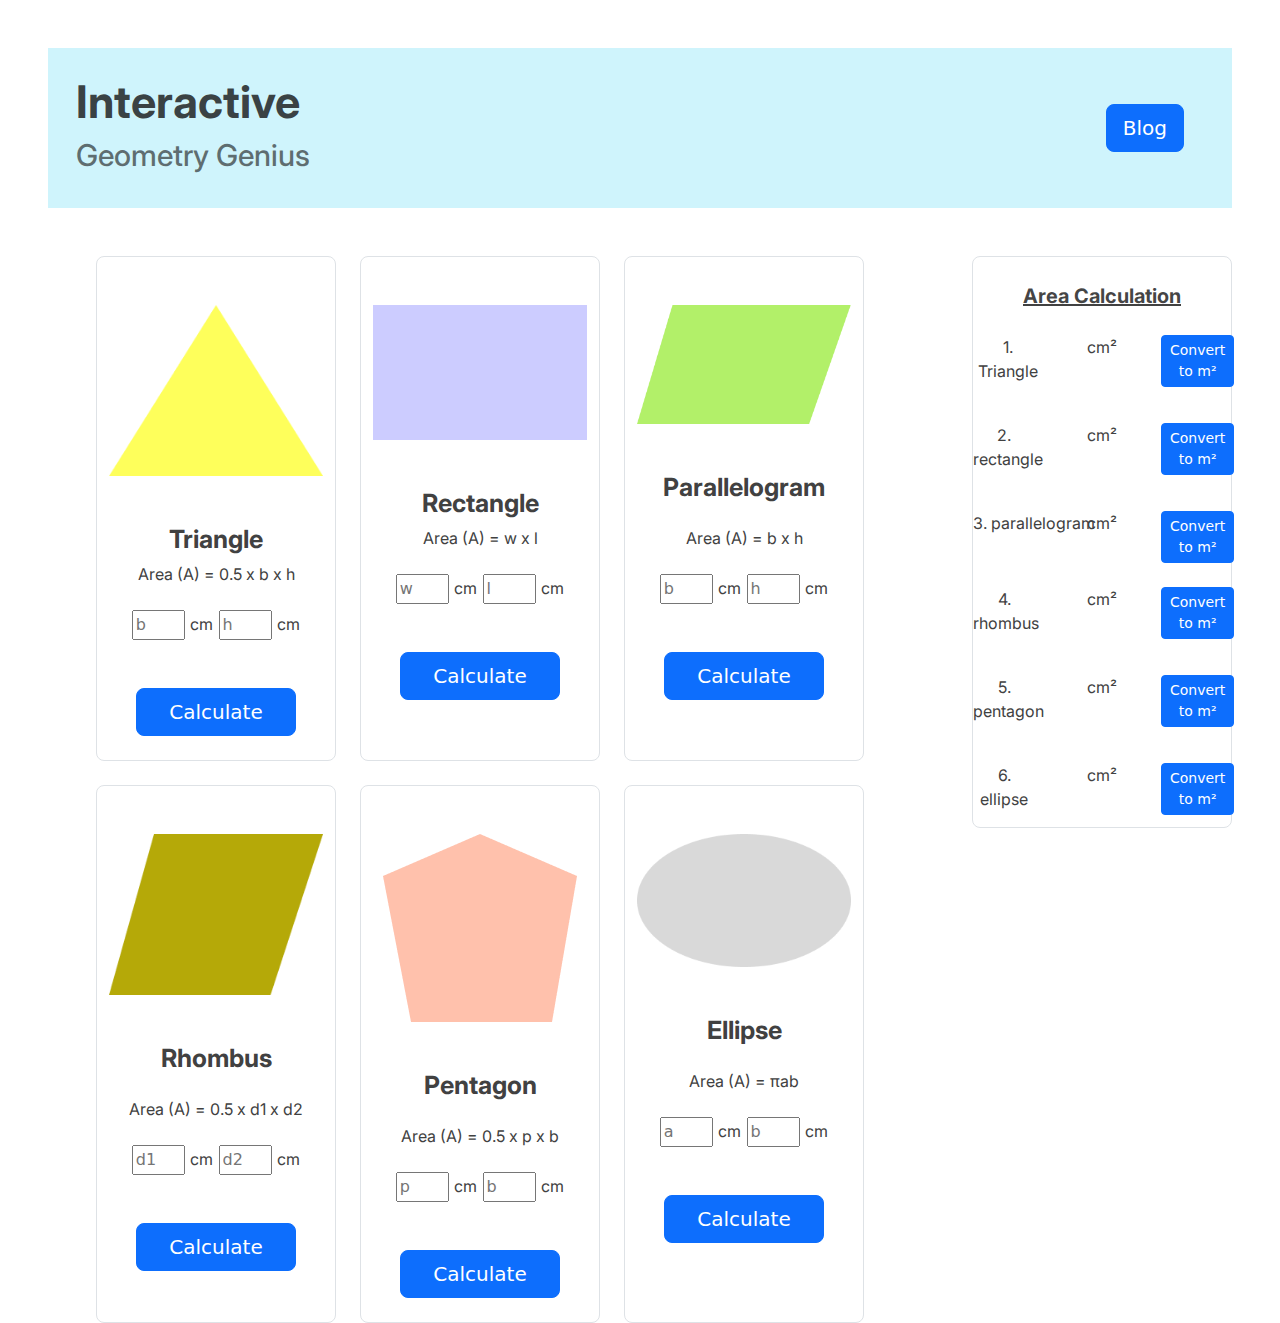
<file: index.html>
<!DOCTYPE html>
<html lang="en">

<head>
    <meta charset="UTF-8">
    <meta http-equiv="X-UA-Compatible" content="IE=edge">
    <meta name="viewport" content="width=device-width, initial-scale=1.0">
    <title>Document</title>
    <link rel="stylesheet" href="/style/style.css">
    <link rel="stylesheet" href="bootstrap/css/bootstrap.min.css">
    <link href="https://fonts.googleapis.com/css2?family=Inter:wght@700&display=swap" rel="stylesheet">

</head>

<body>
    <header class="p-5">
        <!-- >>>>>>>>>>>> NAV BAR <<<<<<<<<<< -->
        <nav class="navbar navbar-expand-lg bg-danger bg-info-subtle bg-opacity-10">
            <div class="container-fluid">
                <div class="p-3">
                    <h1 class="custom-font">Interactive</h1>
                    <h3 class="custom-font-2">Geometry Genius</h3>
                </div>
            </div>
            <a href="blog.html">
                <button class="btn btn-primary btn-lg custom-font-3 m-5">
                Blog
                </button></a>
        </nav>
    </header>
    <main>

        <section class="container-fluid mx-auto ">
            <div class="row ">

                <!-- This is Cards Section -->
                <div class="col-md-9 col-lg-9">
                    <div class="row  gap-4 justify-content-center text-center">

                        <!-- This is Triangle Section-->
                        <div class="col-12 col-md-6 col-lg-3  border    rounded-3" id="bg-content-1">
                            <img class="pt-5 img-fluid" src="images/triangle.png" alt="">
                            <h2 class="pt-5 custom-font-4">Triangle</h2>
                            <p class="custom-font-5">Area (A) = 0.5 x <span id="show-triangle-b">b</span> x <span id="show-triangle-h">h</span></p>
                            <div class="mt-4 mb-4">
                                <input class="w-25" type="text" placeholder="b" id="triangle-b">
                                <span class="custom-font-5">cm</span>
                                <input class="w-25" type="text" placeholder="h" id="triangle-h">
                                <span class="custom-font-5">cm</span> </div>
                            <button type="button" id="triangle-btn" class="btn btn-primary btn-lg my-4 w-75 ">Calculate</button>
                        </div>

                        <!-- This is Rectangle Section-->
                        <div class="col-12 col-md-6 col-lg-3  border    rounded-3 " id="bg-content-2">
                            <img class="pt-5 img-fluid" src="images/rectangle.png" alt="">
                            <h2 class="pt-5 custom-font-4">Rectangle</h2>
                            <p class="custom-font-5">Area (A) = <span id="show-rectangle-w">w</span> x <span id="show-rectangle-l">l</span></p>
                            <div class="mt-4 mb-4"> <input class="w-25" type="text" placeholder="w" id="rectangle-w"> <span class="custom-font-5">cm</span>
                                <input class="w-25" type="text" placeholder="l" id="rectangle-l"> <span class="custom-font-5">cm</span> </div>
                            <button type="button" class="btn btn-primary btn-lg my-4 w-75" id="rectangle-btn">Calculate</button>
                        </div>

                        <!-- This is Parallelogram Section-->
                        <div class="col-12 col-md-6 col-lg-3  border    rounded-3" id="bg-content-3">
                            <img class="pt-5 img-fluid" src="images/parallelogram.png" alt="">
                            <h2 class="pt-5 custom-font-4">Parallelogram</h2>
                            <p class="custom-font-5 my-4">Area (A) =
                                <span id="show-parallelogram-b">b</span> x <span id="show-parallelogram-h">h</span> </p>
                            <!-- <p class="custom-font-6">b=10cm, h=12cm</p> -->
                            <div class="mt-4 mb-4"> <input class="w-25" type="text" placeholder="b" id="parallelogram-b"> <span class="custom-font-5">cm</span>
                                <input class="w-25" type="text" placeholder="h" id="parallelogram-h"> <span class="custom-font-5">cm</span> </div>
                            <button type="button" class="btn btn-primary btn-lg my-4 w-75" id="parallelogram-btn">Calculate</button>
                        </div>

                        <!-- This is Rhombus Section-->
                        <div class="col-12 col-md-6 col-lg-3  border    rounded-3" id="bg-content-4">
                            <img class="pt-5 img-fluid" src="images/rhombus.png" alt="">
                            <h2 class="pt-5 custom-font-4">Rhombus</h2>
                            <p class="custom-font-5 my-4">Area (A) = 0.5 x <span id="show-rhombus-d1">d1</span> x <span id="show-rhombus-d2">d2</span></p>
                            <!-- <p>d1<span class="custom-font-6"> = 16cm</span> <span class="ps-2"> d2<span class="custom-font-6"> = 8cm</span></p>
                            </span> -->
                            <div class="mt-4 mb-4"> <input class="w-25" type="text" placeholder="d1" id="rhombus-d1"> <span class="custom-font-5">cm</span>
                                <input class="w-25" type="text" placeholder="d2" id="rhombus-d2"> <span class="custom-font-5">cm</span> </div>
                            <button type="button" class="btn btn-primary btn-lg my-4 w-75" id="rhombus-btn">Calculate</button>
                        </div>

                        <!-- This is Pentagon Section-->
                        <div class="col-12 col-md-6 col-lg-3  border    rounded-3" id="bg-content-5">
                            <img class="pt-5 img-fluid" src="images/pentagon.png" alt="">
                            <h2 class="pt-5 custom-font-4">Pentagon</h2>
                            <p class="custom-font-5 my-4">Area (A) = 0.5 x <span id="show-pentagon-p">p </span> x
                                <span id="show-pentagon-b">b</span> </p>
                            <!-- <p class="custom-font-6">p = 6cm, b = 10cm</p> -->
                            <div class="mt-4 mb-4"> <input class="w-25" type="text" placeholder="p" id="pentagon-p"> <span class="custom-font-5">cm</span>
                                <input class="w-25" type="text" placeholder="b" id="pentagon-b"> <span class="custom-font-5">cm</span> </div>
                            <button type="button" class="btn btn-primary btn-lg my-4 w-75" id="pentagon-btn">Calculate</button>
                        </div>

                        <!-- This is Ellipse Section-->
                        <div class="col-12 col-md-6 col-lg-3  border    rounded-3" id="bg-content-6">
                            <img class="pt-5 img-fluid" src="images/ellipse.png" alt="">
                            <h2 class="pt-5 custom-font-4">Ellipse</h2>
                            <p class="custom-font-5 my-4">Area (A) = π<span id="show-ellipse-a">a</span><span id="show-ellipse-b">b</span></p>
                            <!-- <p class="custom-font-6">a = 10cm, b = 4cm</p> -->
                            <div class="mt-4 mb-4"> <input class="w-25" type="text" placeholder="a" id="ellipse-a"> <span class="custom-font-5">cm</span>
                                <input class="w-25" type="text" placeholder="b" id="ellipse-b"> <span class="custom-font-5">cm</span> </div>
                            <button type="button" class="btn btn-primary btn-lg my-4 w-75" id="ellipse-btn">Calculate</button>
                        </div>


                    </div>
                </div>

                <!-- This is Result section -->
                <div class="col-md-3 col-lg-3 text-center pe-5">
                    <div class=" border rounded-3">
                        <p class="text-center custom-font-7 mt-4">Area Calculation</p>
                        <div class="row mt-4">
                            <div class="col-4">
                                <p class="custom-font-5">1. Triangle</p>
                            </div>
                            <div class="col-4">
                                <p class="custom-font-5"><span id="triangle-total"></span> cm²</p>
                            </div>
                            <div class="col-4">
                                <button class="btn btn-primary btn-sm">Convert to m²</button>
                            </div>
                        </div>
                        <div class="row mt-4">
                            <div class="col-4">
                                <p class="custom-font-5 pe-2">2. rectangle</p>
                            </div>
                            <div class="col-4">
                                <p class="custom-font-5"><span id="rectangle-total"></span> cm²</p>
                            </div>
                            <div class="col-4">
                                <button class="btn btn-primary btn-sm">Convert to m²</button>
                            </div>
                        </div>
                        <div class="row mt-4">
                            <div class="col-4">
                                <p class="custom-font-5 pe-2" style="white-space: nowrap;">3. parallelogram</p>
                            </div>
                            <div class="col-4">
                                <p class="custom-font-5"><span id="parallelogram-total"></span> cm²</p>
                            </div>
                            <div class="col-4">
                                <button class="btn btn-primary btn-sm">Convert to m²</button>
                            </div>
                        </div>
                        <div class="row mt-4">
                            <div class="col-4">
                                <p class="custom-font-5 pe-2">4. rhombus</p>
                            </div>
                            <div class="col-4">
                                <p class="custom-font-5"><span id="rhombus-total"></span> cm²</p>
                            </div>
                            <div class="col-4">
                                <button class="btn btn-primary btn-sm">Convert to m²</button>
                            </div>
                        </div>
                        <div class="row mt-4">
                            <div class="col-4">
                                <p class="custom-font-5 pe-2">5. pentagon</p>
                            </div>
                            <div class="col-4">
                                <p class="custom-font-5"><span id="pentagon-total"></span> cm²</p>
                            </div>
                            <div class="col-4">
                                <button class="btn btn-primary btn-sm">Convert to m²</button>
                            </div>
                        </div>
                        <div class="row mt-4">
                            <div class="col-4">
                                <p class="custom-font-5 pe-2">6. ellipse</p>
                            </div>
                            <div class="col-4">
                                <p class="custom-font-5"><span id="ellipse-total"></span> cm²</p>
                            </div>
                            <div class="col-4">
                                <button class="btn btn-primary btn-sm">Convert to m²</button>
                            </div>
                        </div>

                    </div>
                </div>
            </div>
            </div>
        </section>
    </main>
    <footer></footer>
    <script src="js/random.js"></script>
    <script src="js/app.js"></script>
    <script src="bootstrap/js/bootstrap.min.js"></script>
</body>

</html>
</file>
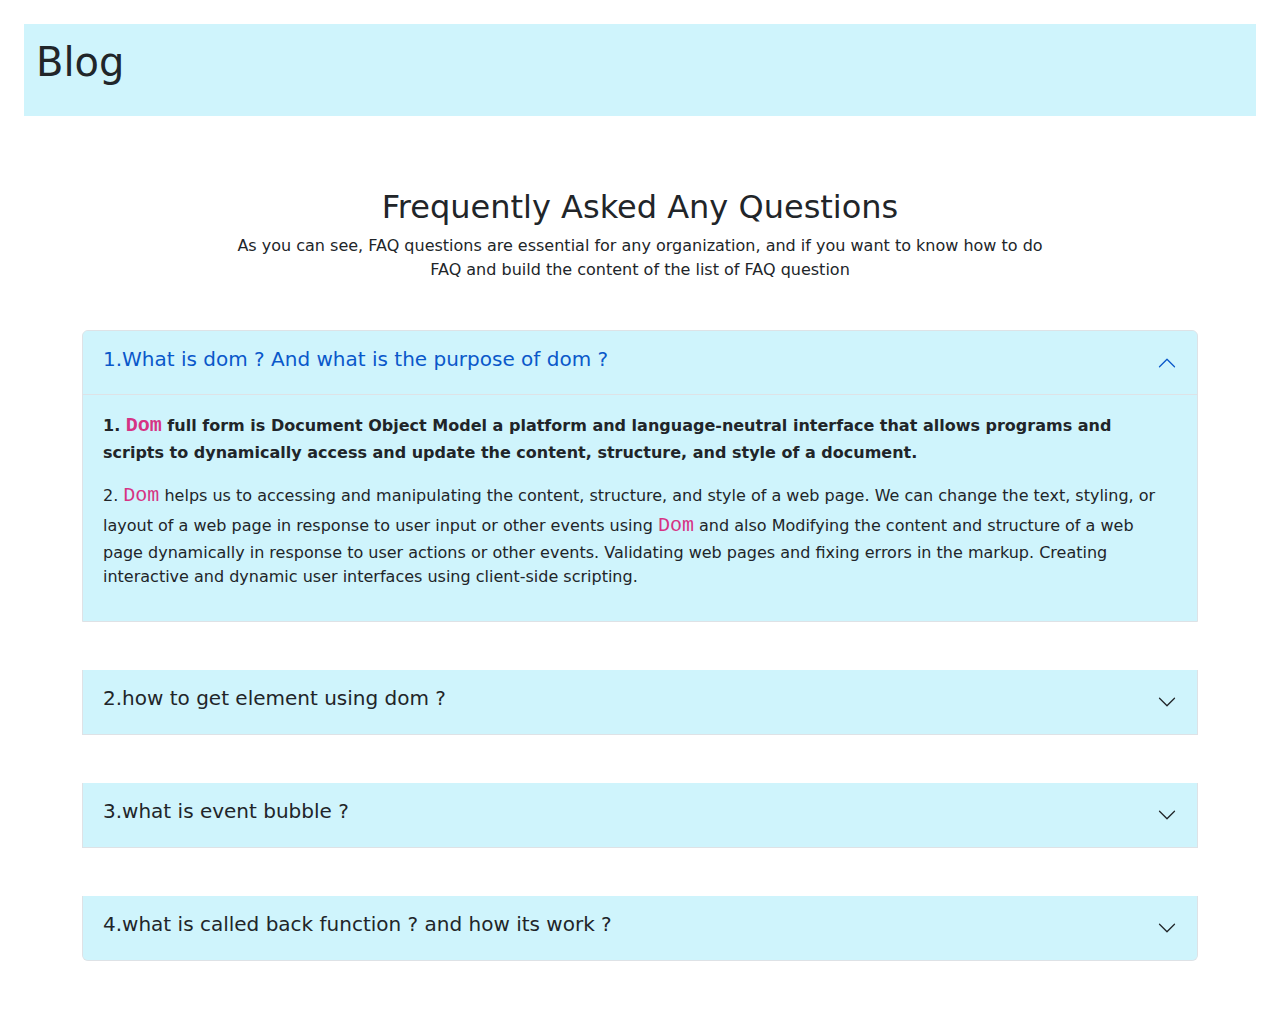
<file: blog.html>
<!DOCTYPE html>
<html lang="en">

<head>
    <meta charset="UTF-8">
    <meta http-equiv="X-UA-Compatible" content="IE=edge">
    <meta name="viewport" content="width=device-width, initial-scale=1.0">
    <title>Blog</title>
    <link rel="stylesheet" href="bootstrap/css/bootstrap.min.css">
</head>

<body>
    <header class="p-4 ">
        <nav class="navbar bg-info-subtle bg-opacity-10 ">
            <div class="container-fluid ">
                <p class="fs-1 ">Blog</p>
            </div>
        </nav>
    </header>
    <main>

        <section class="container mt-5 text-center">
            <h2>Frequently Asked Any Questions</h2>
            <p class="w-75 m-auto">As you can see, FAQ questions are essential for any organization, and if you want to know how to do FAQ and build the content of the list of FAQ question</p>

            <div class=" my-4 ">
                <div class="accordion " id="accordionExample">


                    <div class="accordion-item my-5 bg-info-subtle bg-opacity-10">
                        <h2 class="accordion-header" id="headingOne">
                            <button class="accordion-button bg-info-subtle bg-opacity-10" type="button" data-bs-toggle="collapse" data-bs-target="#collapseOne" aria-expanded="true" aria-controls="collapseOne">
                                <h5>1.What is dom ? And what is the purpose of dom ?</h5>
                            </button>
                        </h2>
                        <div id="collapseOne" class="accordion-collapse collapse show" aria-labelledby="headingOne" data-bs-parent="#accordionExample">
                            <div class="accordion-body text-start">
                                <p> <strong>1.
                                        <code class="fs-5">Dom</code> full form is Document Object Model  a platform and language-neutral interface that allows programs and scripts to dynamically access and update the content, structure, and style of a document.</strong></p>
                                <p> 2. <code class="fs-5">Dom</code> helps us to accessing and manipulating the content, structure, and style of a web page. We can change the text, styling, or layout of a web page in response to user input or other events
                                    using <code class="fs-5">Dom</code> and also Modifying the content and structure of a web page dynamically in response to user actions or other events. Validating web pages and fixing errors in the markup. Creating
                                    interactive and dynamic user interfaces using client-side scripting.
                                </p>
                            </div>
                        </div>
                    </div>



                    <div class="accordion-item my-5  bg-info-subtle bg-opacity-10">
                        <h2 class="accordion-header" id="headingTwo">
                            <button class="accordion-button collapsed  bg-info-subtle bg-opacity-10" type="button" data-bs-toggle="collapse" data-bs-target="#collapseTwo" aria-expanded="false" aria-controls="collapseTwo">
                                <h5>2.how to get element using dom ?</h5>
                            </button>
                        </h2>
                        <div id="collapseTwo" class="accordion-collapse collapse" aria-labelledby="headingTwo" data-bs-parent="#accordionExample">
                            <div class="accordion-body text-start">
                                <p>
                                    <span>1.</span>If you wants to use dom in your WebSite you can use
                                    <code class="fs-5"> `document`</code>. There are few commonly used methods to get element.
                                    <br> <strong>Examples:</strong>
                                </p>
                                <p> <code class="fs-6">1.const element = document.getElementById("element");</code>
                                </p>
                                <p> <code class="fs-6">2.const element = document.querySelector("HTML-Tag");</code>
                                </p>
                                <p> <code class="fs-6">3.document.getElementsByClassName("");</code>
                                </p>
                                <p> <code class="fs-6">4.document.getElementsByName("");</code>
                                </p>
                            </div>
                        </div>
                    </div>

                    <div class="accordion-item my-5  bg-info-subtle bg-opacity-10">
                        <h2 class="accordion-header" id="headingThree">
                            <button class="accordion-button collapsed  bg-info-subtle bg-opacity-10" type="button" data-bs-toggle="collapse" data-bs-target="#collapseThree" aria-expanded="false" aria-controls="collapseThree">
                                <h5>3.what is event bubble ?</h5>
                            </button>
                        </h2>
                        <div id="collapseThree" class="accordion-collapse collapse" aria-labelledby="headingThree" data-bs-parent="#accordionExample">
                            <div class="accordion-body text-start">
                                <p>1.Event bubble is javascript element.That is triggered on an element is also triggered on all of that element's parent elements, in order from the innermost to the outermost parent. </p>
                            </div>
                        </div>
                    </div>
                    <div class="accordion-item my-5  bg-info-subtle bg-opacity-10">
                        <h2 class="accordion-header" id="headingThree">
                            <button class="accordion-button collapsed  bg-info-subtle bg-opacity-10" type="button" data-bs-toggle="collapse" data-bs-target="#collapseThree" aria-expanded="false" aria-controls="collapseThree">
                                <h5>4.what is called back function ? and how its work ?</h5>
                            </button>
                        </h2>
                        <div id="collapseThree" class="accordion-collapse collapse" aria-labelledby="headingThree" data-bs-parent="#accordionExample">
                            <div class="accordion-body text-start">
                                <p>1.In Javascript callBack function use to pass a parameter to another function and then call it back after the task is completed.</p>
                                <p>2.The function that receives the callback argument will typically perform some operation and then call the callback function to provide a result or perform some additional action.</p>
                            </div>
                        </div>
                    </div>


                </div>
            </div>


        </section>
    </main>

    <script src="bootstrap/js/bootstrap.min.js"></script>
</body>

</html>
</file>
<file: style/style.css>
.custom-font {
    font-family: 'Inter';
    font-style: normal;
    font-weight: 700;
    font-size: 45px;
    color: rgba(17, 17, 17, 0.8);
}

.custom-font-2 {
    font-family: 'Inter';
    font-style: normal;
    font-weight: 500;
    font-size: 30px;
    color: rgba(17, 17, 17, 0.6);
}

.custom-font-3 {
    font-family: 'Inter';
    font-style: normal;
    font-weight: 700;
    font-size: 20px;
}

.cards-w {
    width: 437px;
}

.custom-font-4 {
    font-family: 'Inter';
    font-style: normal;
    font-weight: 700;
    font-size: 25px;
    color: #414141;
}

.custom-font-5 {
    font-family: 'Inter';
    font-weight: 400;
    font-size: 16px;
    color: #414141;
}

.custom-font-6 {
    font-family: 'Inter';
    font-style: normal;
    font-weight: 400;
    font-size: 20px;
    color: rgba(17, 17, 17, 0.8);
}

.custom-font-7 {
    font-family: 'Inter';
    font-style: normal;
    font-weight: 700;
    font-size: 20px;
    color: rgba(17, 17, 17, 0.8);
    text-decoration: underline solid rgba(17, 17, 17, 0.8);
}
</file>
